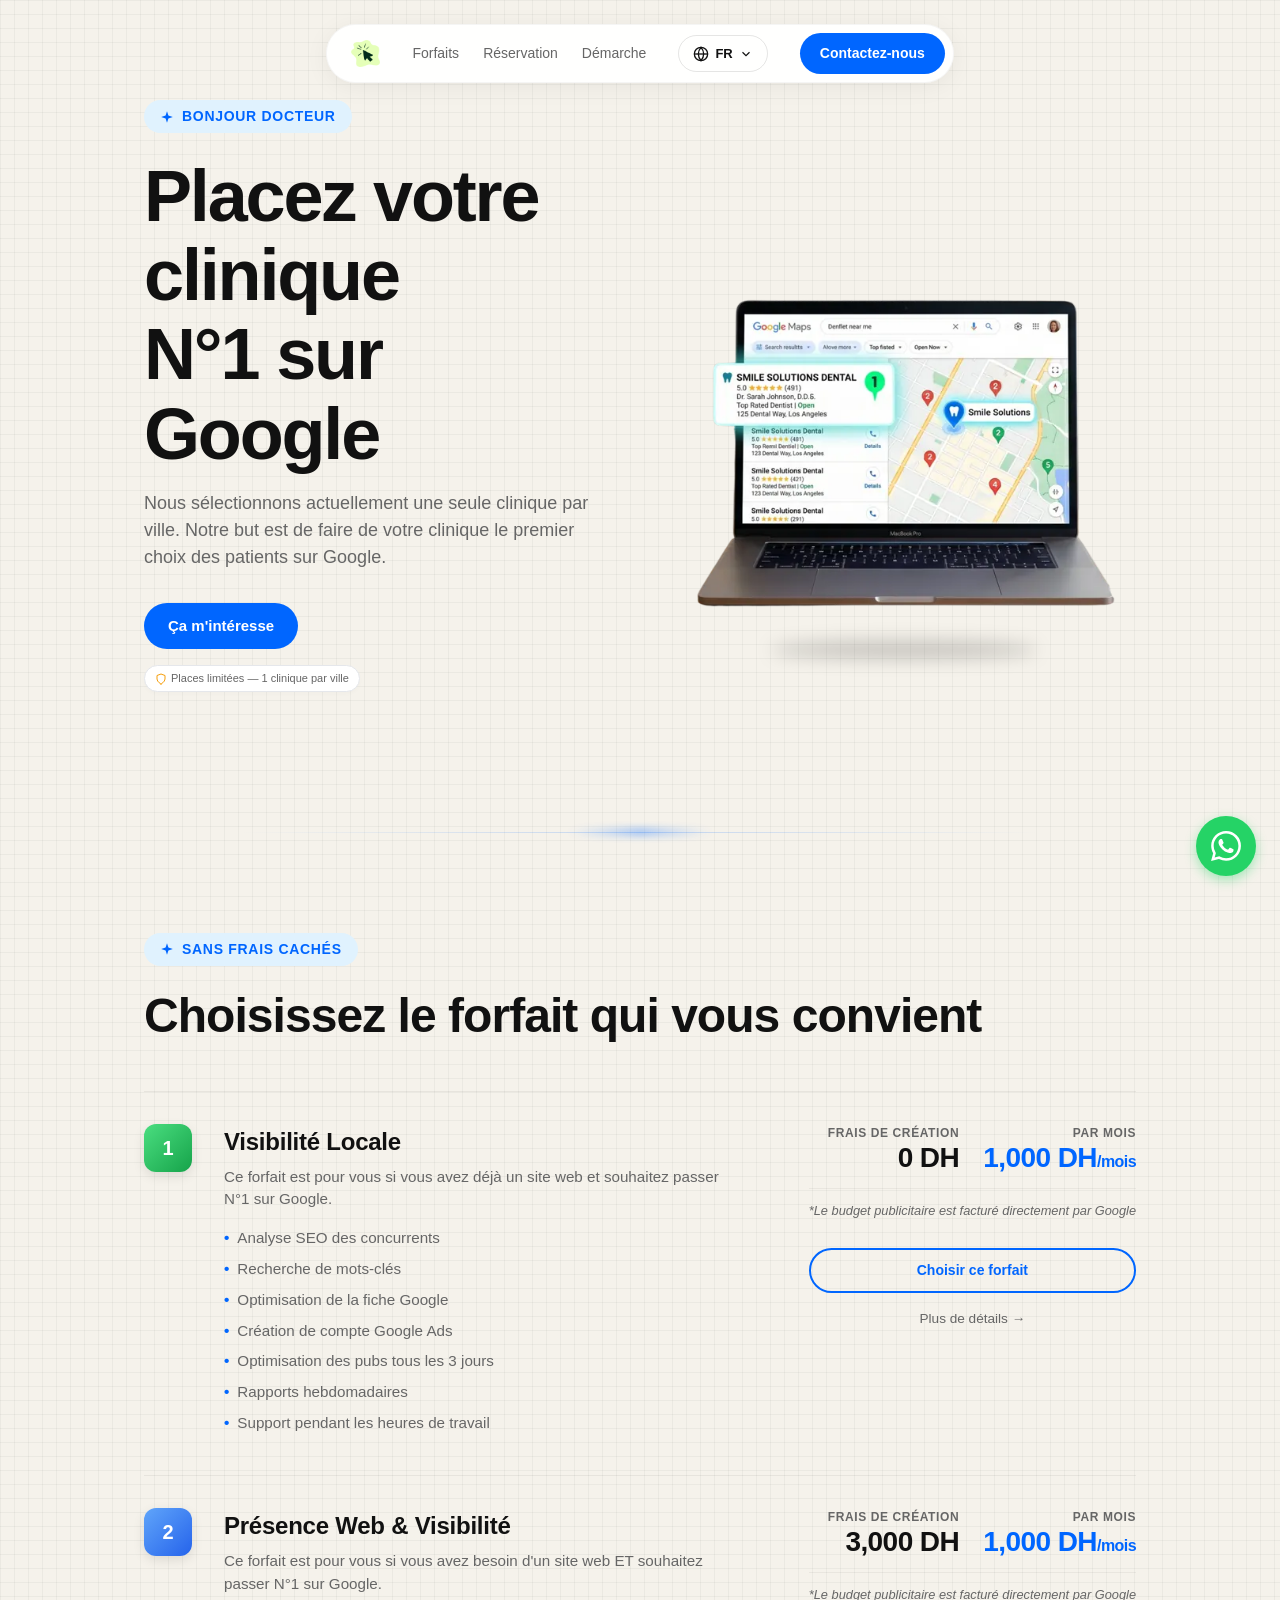
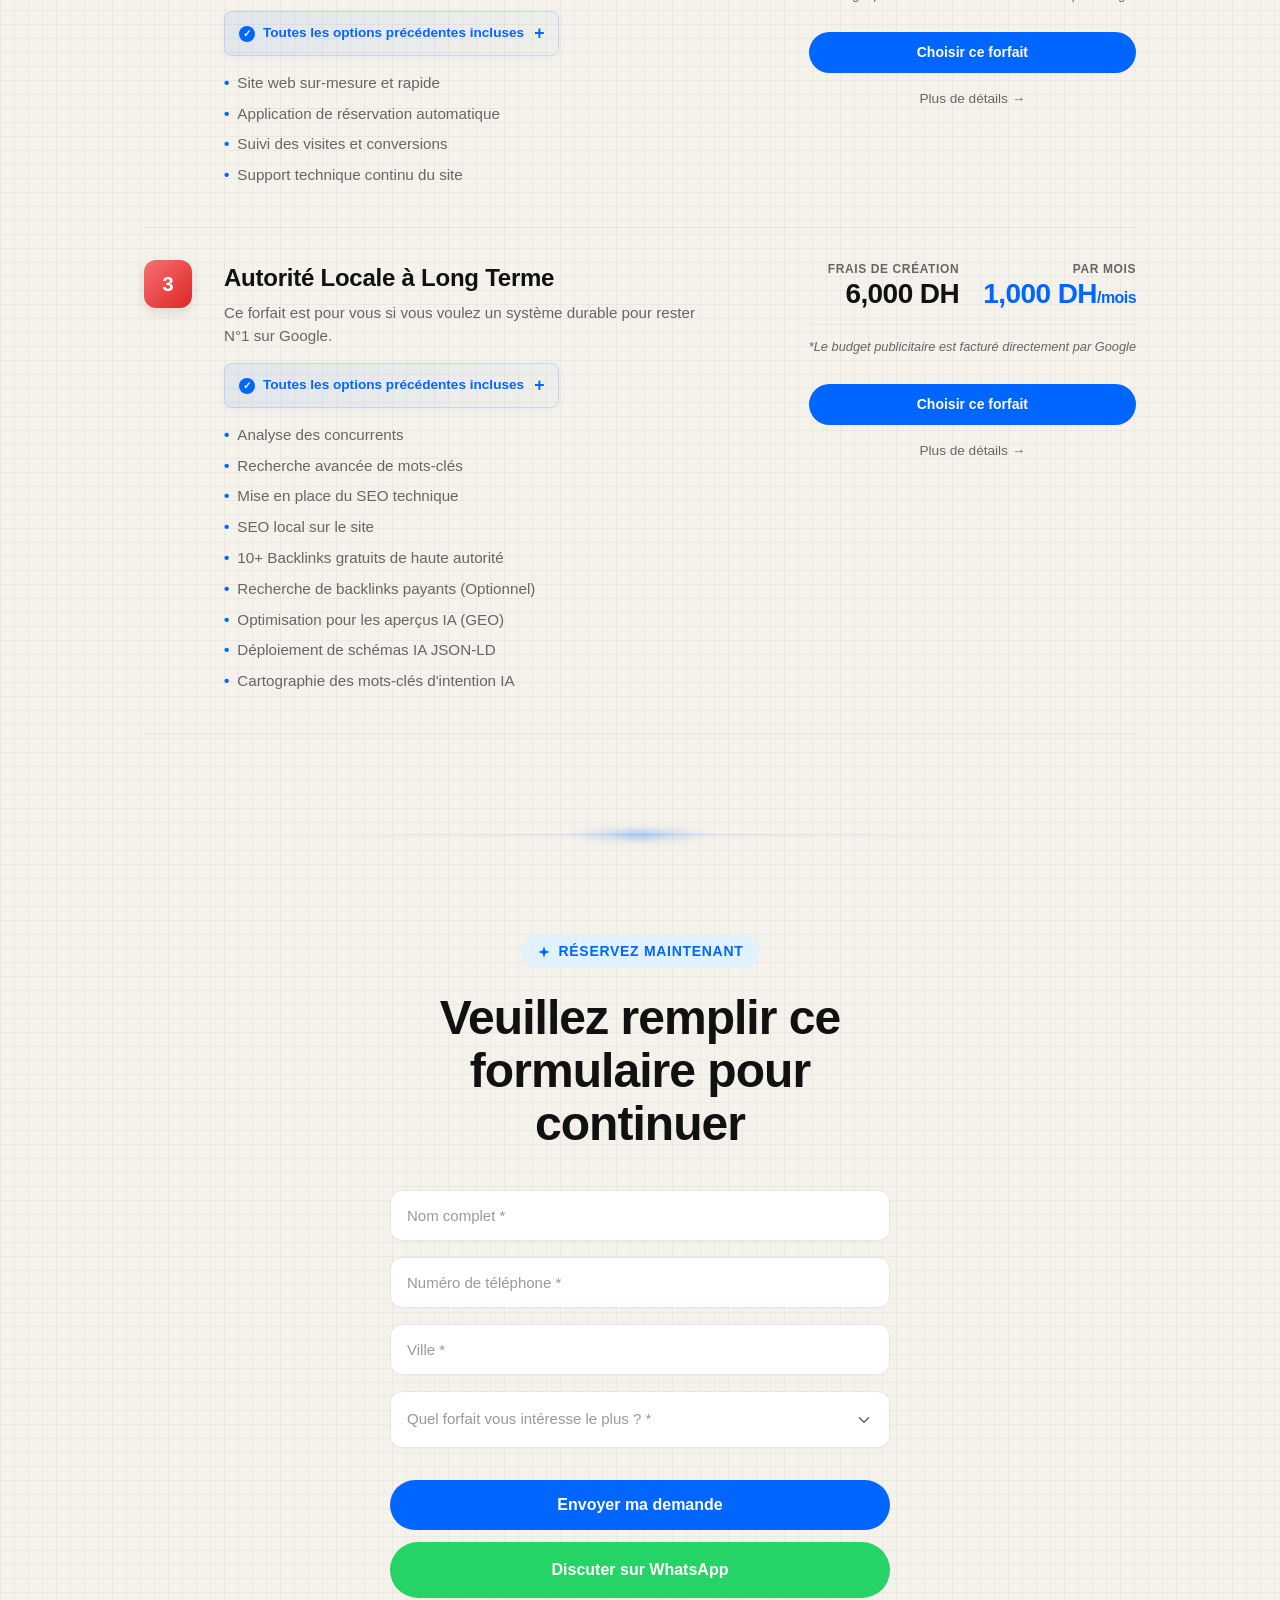
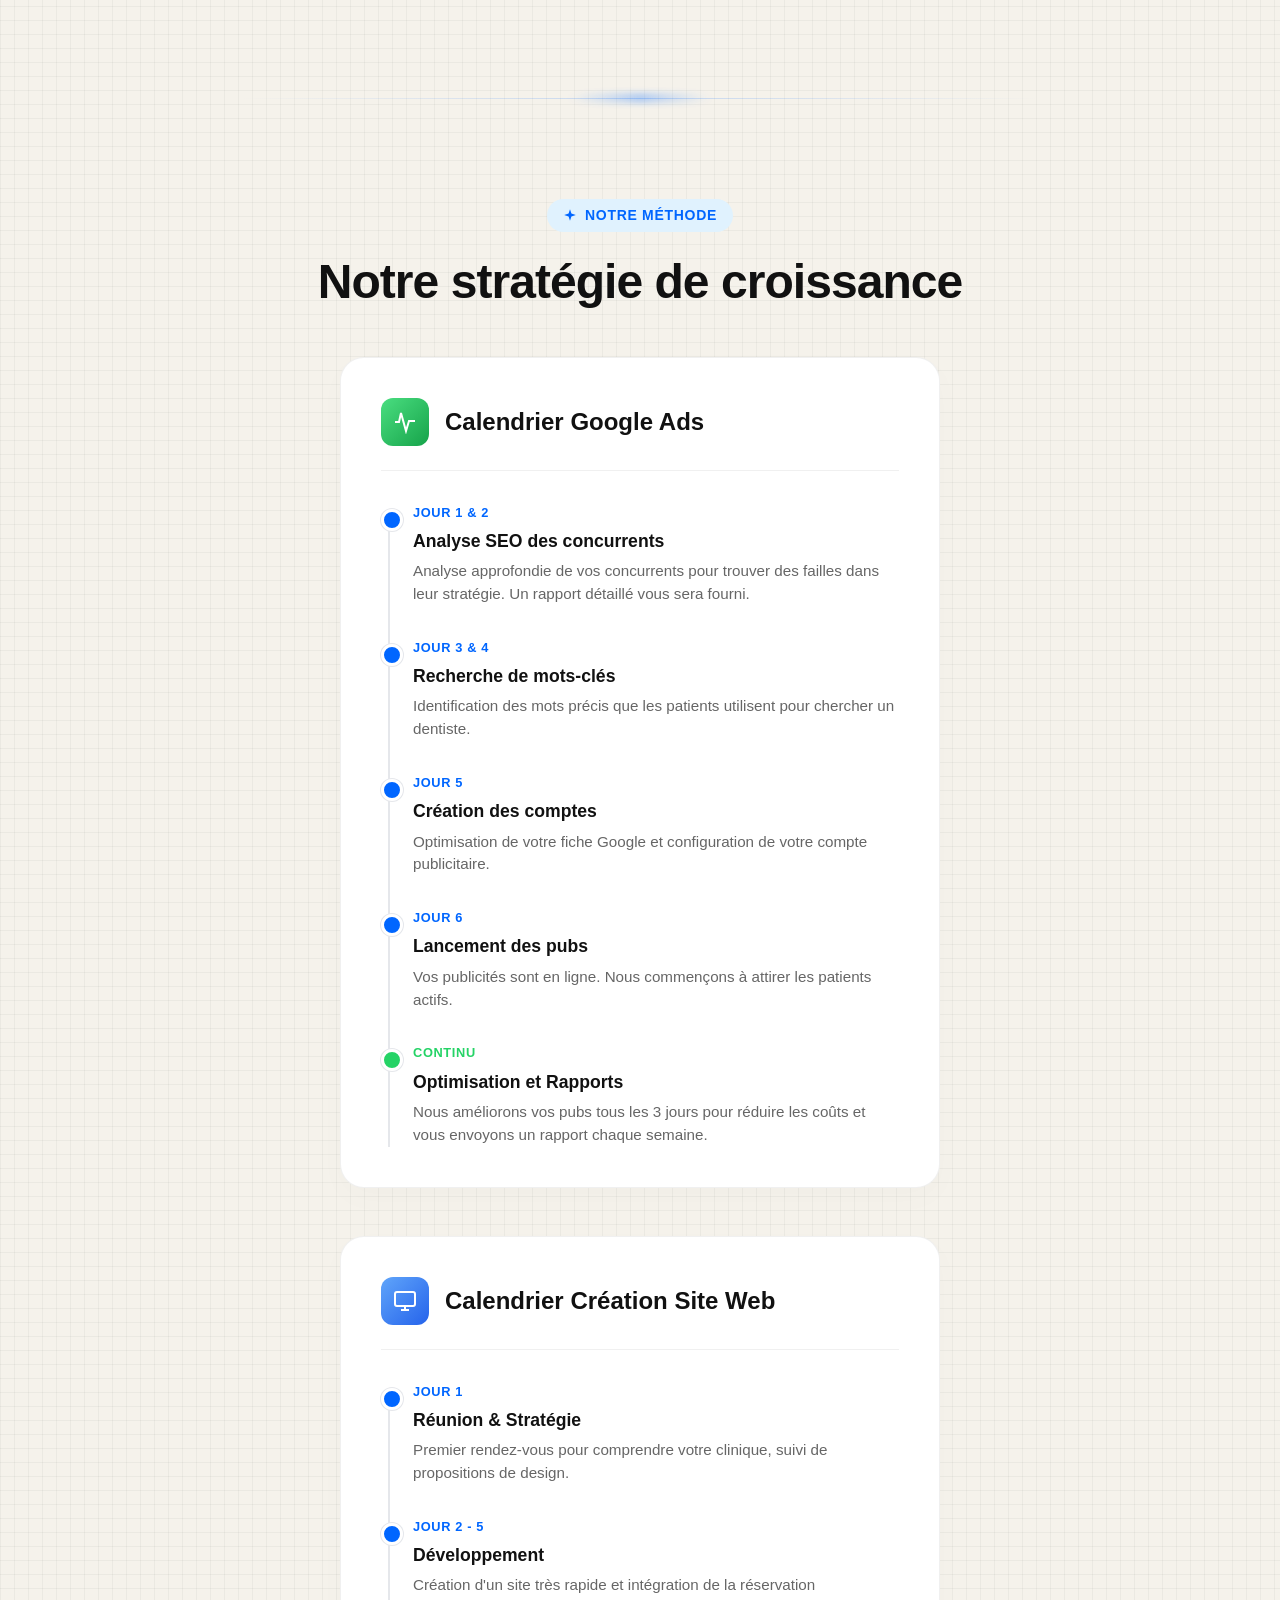
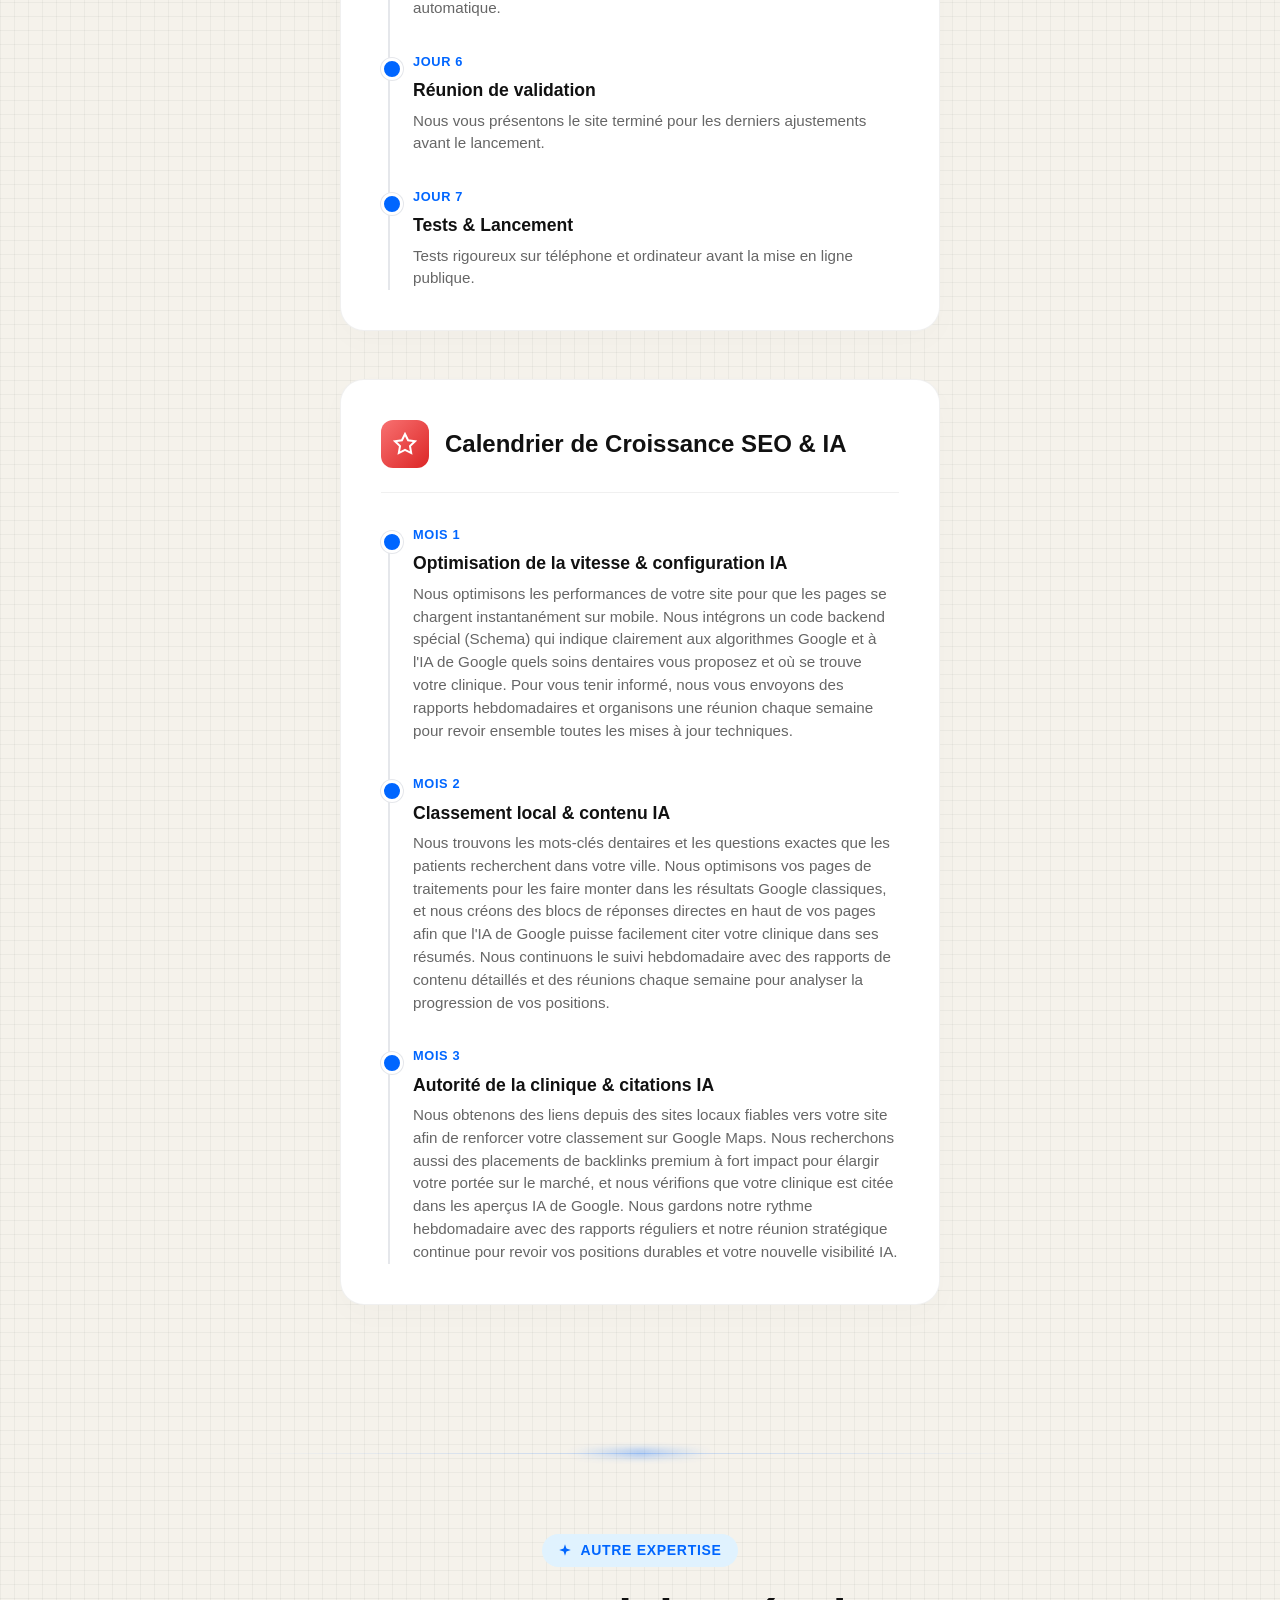
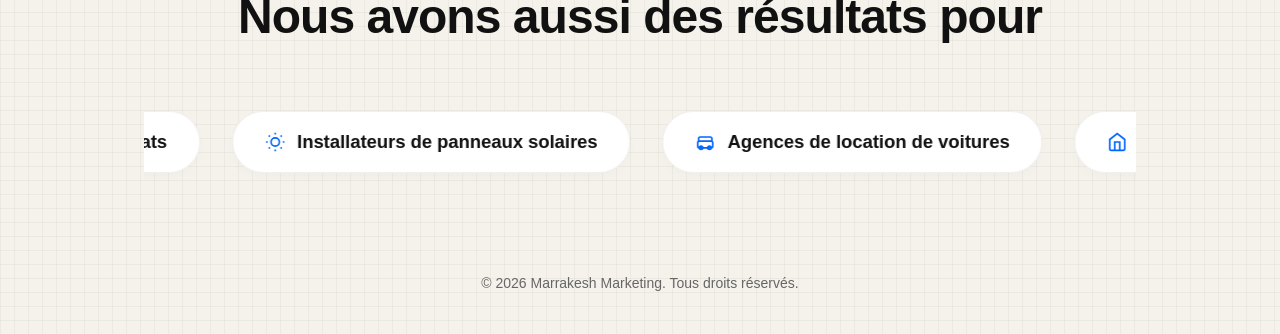
<file: index.html>
<!DOCTYPE html>
<html lang="fr">

<head>
    <meta charset="UTF-8">
    <meta name="viewport" content="width=device-width, initial-scale=1.0">
    <title>Rank #1 - Dental Marketing</title>
    <meta name="description" content="Get your dental clinic ranked #1 on Google. Exclusive opportunity for 1 clinic per city.">
    <link rel="preload" as="image" href="laptop-hero-section-960.webp" imagesrcset="laptop-hero-section-640.webp 640w, laptop-hero-section-960.webp 960w, laptop-hero-section-1280.webp 1280w" imagesizes="(max-width: 600px) 92vw, (max-width: 900px) 80vw, 560px" type="image/webp">
    <link rel="stylesheet" href="style.css">

    <!-- Meta Pixel Code -->
    <script>
    !function(f,b,e,v,n,t,s)
    {if(f.fbq)return;n=f.fbq=function(){n.callMethod?
    n.callMethod.apply(n,arguments):n.queue.push(arguments)};
    if(!f._fbq)f._fbq=n;n.push=n;n.loaded=!0;n.version='2.0';
    n.queue=[];t=b.createElement(e);t.async=!0;
    t.src=v;s=b.getElementsByTagName(e)[0];
    s.parentNode.insertBefore(t,s)}(window, document,'script',
    'https://connect.facebook.net/en_US/fbevents.js');
    fbq('init', '897580556657273');
    fbq('track', 'PageView');
    </script>
    <noscript><img height="1" width="1" style="display:none"
    src="https://www.facebook.com/tr?id=897580556657273&ev=PageView&noscript=1"
    /></noscript>
    <!-- End Meta Pixel Code -->
</head>

<body>
    
    <nav class="navbar-wrapper">
        <div class="navbar">
            <div class="logo">
                <img src="icon.png" width="168" height="161" alt="Marrakesh Marketing Logo" decoding="async">
            </div>
            <div class="nav-links">
                <a href="#packages" data-i18n="nav_packages">Forfaits</a>
                <a href="#booking" data-i18n="nav_booking">Réservation</a>
                <a href="#process" data-i18n="nav_process">Démarche</a>
            </div>
            <div class="lang-switcher custom-lang-select" id="langSwitcher">
                <div class="lang-trigger">
                    <svg viewBox="0 0 24 24" width="16" height="16" fill="none" stroke="currentColor" stroke-width="2"><circle cx="12" cy="12" r="10"></circle><line x1="2" y1="12" x2="22" y2="12"></line><path d="M12 2a15.3 15.3 0 0 1 4 10 15.3 15.3 0 0 1-4 10 15.3 15.3 0 0 1-4-10 15.3 15.3 0 0 1 4-10z"></path></svg>
                    <span class="current-lang">FR</span>
                    <svg class="arrow" viewBox="0 0 24 24" width="14" height="14" fill="none" stroke="currentColor" stroke-width="2"><path d="M6 9l6 6 6-6"></path></svg>
                </div>
                <div class="lang-options">
                    <div class="lang-option" data-lang="fr">Français</div>
                    <div class="lang-option" data-lang="en">English</div>
                    <div class="lang-option" data-lang="ar">العربية</div>
                </div>
            </div>
            <a href="#booking" class="nav-cta" data-i18n="nav_cta">Contactez-nous</a>
        </div>
    </nav>

    <main class="container">
        
        <section class="hero">
            <div class="hero-content">
                <span class="eyebrow badge-pill">
                    <svg viewBox="0 0 24 24" width="14" height="14" fill="currentColor">
                        <path d="M12 2L14.4 9.6L22 12L14.4 14.4L12 22L9.6 14.4L2 12L9.6 9.6L12 2Z" />
                    </svg>
                    <span data-i18n="eyebrow_hello">BONJOUR DOCTEUR</span>
                </span>
                <h1 data-i18n="hero_title">Placez votre clinique <br>N°1 sur Google</h1>
                <p class="hero-subtitle" data-i18n="hero_subtitle">
                    Nous sélectionnons actuellement une seule clinique par ville. Notre but est de faire de votre clinique le premier choix des patients sur Google.
                </p>
                <div class="hero-actions">
                    <a href="#booking" class="btn btn-primary" data-i18n="hero_cta">Ça m'intéresse</a>
                    <div class="scarcity-badge">
                        <svg viewBox="0 0 24 24" width="16" height="16" fill="none" stroke="#FCD34D" stroke-width="2" stroke-linecap="round" stroke-linejoin="round">
                            <path d="M12 22s8-4 8-10V5l-8-3-8 3v7c0 6 8 10 8 10z"></path>
                        </svg>
                        <span data-i18n="hero_scarcity">Places limitées — 1 clinique par ville</span>
                    </div>
                </div>
            </div>
            <div class="hero-image">
                <picture>
                    <source type="image/webp" srcset="laptop-hero-section-640.webp 640w, laptop-hero-section-960.webp 960w, laptop-hero-section-1280.webp 1280w" sizes="(max-width: 600px) 92vw, (max-width: 900px) 80vw, 560px">
                    <img src="laptop-hero-section.png" width="2095" height="1535" alt="Google Ranking Illustration" fetchpriority="high" decoding="async">
                </picture>
            </div>
        </section>

        <div class="section-divider"></div>

        <section id="packages" class="services-section">
            <span class="eyebrow badge-pill">
                <svg viewBox="0 0 24 24" width="14" height="14" fill="currentColor">
                    <path d="M12 2L14.4 9.6L22 12L14.4 14.4L12 22L9.6 14.4L2 12L9.6 9.6L12 2Z" />
                </svg>
                <span data-i18n="eyebrow_fees">SANS FRAIS CACHÉS</span>
            </span>
            <h2 class="section-title" data-i18n="packages_title">Choisissez le forfait qui vous convient</h2>

            <div class="pricing-table">
                <div class="pricing-row">
                    <div class="pricing-number pack-1">1</div>
                    <div class="pricing-details">
                        <h3 data-i18n="pack1_title">Visibilité Locale</h3>
                        <p class="best-for" data-i18n="pack1_bestfor">Ce forfait est pour vous si vous avez déjà un site web et souhaitez passer N°1 sur Google.</p>
                        <ul class="feature-list">
                            <li data-i18n="pack1_f1">Analyse SEO des concurrents</li>
                            <li data-i18n="pack1_f2">Recherche de mots-clés</li>
                            <li data-i18n="pack1_f3">Optimisation de la fiche Google</li>
                            <li data-i18n="pack1_f4">Création de compte Google Ads</li>
                            <li data-i18n="pack1_f5">Optimisation des pubs tous les 3 jours</li>
                            <li data-i18n="pack1_f6">Rapports hebdomadaires</li>
                            <li data-i18n="pack1_f7">Support pendant les heures de travail</li>
                        </ul>
                    </div>
                    <div class="pricing-cost">
                        <div class="fees-wrapper">
                            <div class="fee-item setup">
                                <span class="fee-label" data-i18n="fee_setup">Frais de création</span>
                                <div class="setup-price"><bdi>0 DH</bdi></div>
                            </div>
                            <div class="fee-item">
                                <span class="fee-label" data-i18n="fee_monthly">Par mois</span>
                                <div class="price"><bdi>1,000 DH</bdi><span data-i18n="fee_mo">/mois</span></div>
                            </div>
                        </div>
                        <div class="ad-budget-note" data-i18n="fee_note">*Le budget publicitaire est facturé directement par Google</div>
                        <div class="cta-group">
                            <a href="#booking" class="btn btn-outline btn-sm cta-btn" onclick="selectPackage('Pack 1')" data-i18n="btn_choose">Choisir ce forfait</a>
                            <a href="#process-ads" class="details-link"><span data-i18n="btn_details">Plus de détails</span> <span class="arrow-icon"></span></a>
                        </div>
                    </div>
                </div>

                <div class="pricing-row">
                    <div class="pricing-number pack-2">2</div>
                    <div class="pricing-details">
                        <h3 data-i18n="pack2_title">Présence Web & Visibilité</h3>
                        <p class="best-for" data-i18n="pack2_bestfor">Ce forfait est pour vous si vous avez besoin d'un site web ET souhaitez passer N°1 sur Google.</p>
                        <div class="includes-badge">
                            <span class="check-icon">✓</span> <span data-i18n="pack_includes">Toutes les options précédentes incluses</span> <span class="plus-icon">+</span>
                        </div>
                        <ul class="feature-list">
                            <li data-i18n="pack2_f1">Site web sur-mesure et rapide</li>
                            <li data-i18n="pack2_f2">Application de réservation automatique</li>
                            <li data-i18n="pack2_f3">Suivi des visites et conversions</li>
                            <li data-i18n="pack2_f4">Support technique continu du site</li>
                        </ul>
                    </div>
                    <div class="pricing-cost">
                        <div class="fees-wrapper">
                            <div class="fee-item setup">
                                <span class="fee-label" data-i18n="fee_setup">Frais de création</span>
                                <div class="setup-price"><bdi>3,000 DH</bdi></div>
                            </div>
                            <div class="fee-item">
                                <span class="fee-label" data-i18n="fee_monthly">Par mois</span>
                                <div class="price"><bdi>1,000 DH</bdi><span data-i18n="fee_mo">/mois</span></div>
                            </div>
                        </div>
                        <div class="ad-budget-note" data-i18n="fee_note">*Le budget publicitaire est facturé directement par Google</div>
                        <div class="cta-group">
                            <a href="#booking" class="btn btn-primary btn-sm cta-btn" onclick="selectPackage('Pack 2')" data-i18n="btn_choose">Choisir ce forfait</a>
                            <a href="#process-web" class="details-link"><span data-i18n="btn_details">Plus de détails</span> <span class="arrow-icon"></span></a>
                        </div>
                    </div>
                </div>

                <div class="pricing-row">
                    <div class="pricing-number pack-3">3</div>
                    <div class="pricing-details">
                        <h3 data-i18n="pack3_title">Autorité Locale à Long Terme</h3>
                        <p class="best-for" data-i18n="pack3_bestfor">Ce forfait est pour vous si vous voulez un système durable pour rester N°1 sur Google.</p>
                        <div class="includes-badge">
                            <span class="check-icon">✓</span> <span data-i18n="pack_includes">Toutes les options précédentes incluses</span> <span class="plus-icon">+</span>
                        </div>
                        <ul class="feature-list">
                            <li data-i18n="pack3_f1">Analyse des concurrents</li>
                            <li data-i18n="pack3_f2">Recherche avancée de mots-clés</li>
                            <li data-i18n="pack3_f3">Mise en place du SEO technique</li>
                            <li data-i18n="pack3_f4">SEO local sur le site</li>
                            <li data-i18n="pack3_f5">10+ Backlinks gratuits de haute autorité</li>
                            <li data-i18n="pack3_f6">Recherche de backlinks payants (Optionnel)</li>
                            <li data-i18n="pack3_f7">Optimisation pour les aperçus IA (GEO)</li>
                            <li data-i18n="pack3_f8">Déploiement de schémas IA JSON-LD</li>
                            <li data-i18n="pack3_f9">Cartographie des mots-clés d'intention IA</li>
                        </ul>
                    </div>
                    <div class="pricing-cost">
                        <div class="fees-wrapper">
                            <div class="fee-item setup">
                                <span class="fee-label" data-i18n="fee_setup">Frais de création</span>
                                <div class="setup-price"><bdi>6,000 DH</bdi></div>
                            </div>
                            <div class="fee-item">
                                <span class="fee-label" data-i18n="fee_monthly">Par mois</span>
                                <div class="price"><bdi>1,000 DH</bdi><span data-i18n="fee_mo">/mois</span></div>
                            </div>
                        </div>
                        <div class="ad-budget-note" data-i18n="fee_note">*Le budget publicitaire est facturé directement par Google</div>
                        <div class="cta-group">
                            <a href="#booking" class="btn btn-primary btn-sm cta-btn" onclick="selectPackage('Pack 3')" data-i18n="btn_choose">Choisir ce forfait</a>
                            <a href="#process-seo" class="details-link"><span data-i18n="btn_details">Plus de détails</span> <span class="arrow-icon"></span></a>
                        </div>
                    </div>
                </div>
            </div>
        </section>

        <div class="section-divider"></div>

        <section id="booking" class="booking-section">
            <div class="booking-box">
                <span class="eyebrow badge-pill">
                    <svg viewBox="0 0 24 24" width="14" height="14" fill="currentColor">
                        <path d="M12 2L14.4 9.6L22 12L14.4 14.4L12 22L9.6 14.4L2 12L9.6 9.6L12 2Z" />
                    </svg>
                    <span data-i18n="eyebrow_book">RÉSERVEZ MAINTENANT</span>
                </span>
                <h2 class="section-title" data-i18n="book_title">Veuillez remplir ce formulaire pour continuer</h2>

                <form id="leadForm" class="vogel-form">
                    <div class="form-row">
                        <input type="text" id="fullName" name="fullName" placeholder="Nom complet *" data-i18n="form_name" required>
                    </div>
                    <div class="form-row">
                        <input type="tel" id="phone" name="phone" placeholder="Numéro de téléphone *" data-i18n="form_phone" required>
                    </div>
                    <div class="form-row">
                        <input type="text" id="city" name="city" placeholder="Ville *" data-i18n="form_city" required>
                    </div>
                    <div class="form-row custom-select-container">
                        <div class="custom-select" id="customPackageSelect">
                            <div class="select-trigger">
                                <span class="select-text" data-i18n="form_select">Quel forfait vous intéresse le plus ? *</span>
                                <svg class="arrow" viewBox="0 0 24 24" width="18" height="18" fill="none" stroke="#666" stroke-width="2" stroke-linecap="round" stroke-linejoin="round">
                                    <path d="M6 9l6 6 6-6" />
                                </svg>
                            </div>
                            <div class="custom-options">
                                <div class="custom-option" data-value="Pack 1" data-i18n="form_opt1">Forfait 1 : Visibilité Locale</div>
                                <div class="custom-option" data-value="Pack 2" data-i18n="form_opt2">Forfait 2 : Présence Web & Visibilité</div>
                                <div class="custom-option" data-value="Pack 3" data-i18n="form_opt3">Forfait 3 : Autorité à Long Terme</div>
                            </div>
                        </div>
                        <input type="hidden" id="package" name="package" required>
                    </div>

                    <div class="form-actions">
                        <button type="submit" class="btn btn-primary" data-i18n="form_submit">Envoyer ma demande</button>
                        <a href="https://wa.me/212753787624" target="_blank" class="btn btn-whatsapp">
                            <span data-i18n="form_wa">Discuter sur WhatsApp</span>
                        </a>
                    </div>
                </form>
            </div>
        </section>

        <div class="section-divider"></div>

        <section id="process" class="process-section">
            <span class="eyebrow badge-pill">
                <svg viewBox="0 0 24 24" width="14" height="14" fill="currentColor">
                    <path d="M12 2L14.4 9.6L22 12L14.4 14.4L12 22L9.6 14.4L2 12L9.6 9.6L12 2Z" />
                </svg>
                <span data-i18n="eyebrow_work">NOTRE MÉTHODE</span>
            </span>
            <h2 class="section-title" data-i18n="work_title">Notre stratégie de croissance</h2>
            
            <div class="timeline-wrapper" id="process-ads">
                <div class="timeline-header">
                    <div class="icon-wrapper grad-1">
                        <svg viewBox="0 0 24 24" width="24" height="24" fill="none" stroke="currentColor" stroke-width="2">
                            <path d="M2 12h4l2-9 5 18 3-10h6" />
                        </svg>
                    </div>
                    <h3 data-i18n="ads_title">Calendrier Google Ads</h3>
                </div>
                <div class="timeline">
                    <div class="timeline-step">
                        <div class="step-day" data-i18n="ads_day1">Jour 1 & 2</div>
                        <div class="step-content">
                            <h4 data-i18n="ads_t1">Analyse SEO des concurrents</h4>
                            <p data-i18n="ads_d1">Analyse approfondie de vos concurrents pour trouver des failles dans leur stratégie. Un rapport détaillé vous sera fourni.</p>
                        </div>
                    </div>
                    <div class="timeline-step">
                        <div class="step-day" data-i18n="ads_day3">Jour 3 & 4</div>
                        <div class="step-content">
                            <h4 data-i18n="ads_t2">Recherche de mots-clés</h4>
                            <p data-i18n="ads_d2">Identification des mots précis que les patients utilisent pour chercher un dentiste.</p>
                        </div>
                    </div>
                    <div class="timeline-step">
                        <div class="step-day" data-i18n="ads_day5">Jour 5</div>
                        <div class="step-content">
                            <h4 data-i18n="ads_t3">Création des comptes</h4>
                            <p data-i18n="ads_d3">Optimisation de votre fiche Google et configuration de votre compte publicitaire.</p>
                        </div>
                    </div>
                    <div class="timeline-step">
                        <div class="step-day" data-i18n="ads_day6">Jour 6</div>
                        <div class="step-content">
                            <h4 data-i18n="ads_t4">Lancement des pubs</h4>
                            <p data-i18n="ads_d4">Vos publicités sont en ligne. Nous commençons à attirer les patients actifs.</p>
                        </div>
                    </div>
                    <div class="timeline-step ongoing">
                        <div class="step-day" data-i18n="ads_ongoing">Continu</div>
                        <div class="step-content">
                            <h4 data-i18n="ads_t5">Optimisation et Rapports</h4>
                            <p data-i18n="ads_d5">Nous améliorons vos pubs tous les 3 jours pour réduire les coûts et vous envoyons un rapport chaque semaine.</p>
                        </div>
                    </div>
                </div>
            </div>

            <div class="timeline-wrapper" id="process-web">
                <div class="timeline-header">
                    <div class="icon-wrapper grad-2">
                        <svg viewBox="0 0 24 24" width="24" height="24" fill="none" stroke="currentColor" stroke-width="2">
                            <rect x="2" y="3" width="20" height="14" rx="2" ry="2"></rect>
                            <line x1="8" y1="21" x2="16" y2="21"></line>
                            <line x1="12" y1="17" x2="12" y2="21"></line>
                        </svg>
                    </div>
                    <h3 data-i18n="web_title">Calendrier Création Site Web</h3>
                </div>
                <div class="timeline">
                    <div class="timeline-step">
                        <div class="step-day" data-i18n="web_day1">Jour 1</div>
                        <div class="step-content">
                            <h4 data-i18n="web_t1">Réunion & Stratégie</h4>
                            <p data-i18n="web_d1">Premier rendez-vous pour comprendre votre clinique, suivi de propositions de design.</p>
                        </div>
                    </div>
                    <div class="timeline-step">
                        <div class="step-day" data-i18n="web_day2">Jour 2 - 5</div>
                        <div class="step-content">
                            <h4 data-i18n="web_t2">Développement</h4>
                            <p data-i18n="web_d2">Création d'un site très rapide et intégration de la réservation automatique.</p>
                        </div>
                    </div>
                    <div class="timeline-step">
                        <div class="step-day" data-i18n="web_day6">Jour 6</div>
                        <div class="step-content">
                            <h4 data-i18n="web_t3">Réunion de validation</h4>
                            <p data-i18n="web_d3">Nous vous présentons le site terminé pour les derniers ajustements avant le lancement.</p>
                        </div>
                    </div>
                    <div class="timeline-step">
                        <div class="step-day" data-i18n="web_day7">Jour 7</div>
                        <div class="step-content">
                            <h4 data-i18n="web_t4">Tests & Lancement</h4>
                            <p data-i18n="web_d4">Tests rigoureux sur téléphone et ordinateur avant la mise en ligne publique.</p>
                        </div>
                    </div>
                </div>
            </div>

            <div class="timeline-wrapper" id="process-seo">
                <div class="timeline-header">
                    <div class="icon-wrapper grad-3">
                        <svg viewBox="0 0 24 24" width="24" height="24" fill="none" stroke="currentColor" stroke-width="2">
                            <path d="M12 2l3.09 6.26L22 9.27l-5 4.87 1.18 6.88L12 17.77l-6.18 3.25L7 14.14 2 9.27l6.91-1.01L12 2z"></path>
                        </svg>
                    </div>
                    <h3 data-i18n="seo_title">Calendrier de Croissance SEO & IA</h3>
                </div>
                <div class="timeline">
                    <div class="timeline-step">
                        <div class="step-day" data-i18n="seo_m1">Mois 1</div>
                        <div class="step-content">
                            <h4 data-i18n="seo_t1">Optimisation de la vitesse & configuration IA</h4>
                            <p data-i18n="seo_d1">Nous optimisons les performances de votre site pour que les pages se chargent instantanément sur mobile. Nous intégrons un code backend spécial (Schema) qui indique clairement aux algorithmes Google et à l'IA de Google quels soins dentaires vous proposez et où se trouve votre clinique. Pour vous tenir informé, nous vous envoyons des rapports hebdomadaires et organisons une réunion chaque semaine pour revoir ensemble toutes les mises à jour techniques.</p>
                        </div>
                    </div>
                    <div class="timeline-step">
                        <div class="step-day" data-i18n="seo_m2">Mois 2</div>
                        <div class="step-content">
                            <h4 data-i18n="seo_t2">Classement local & contenu IA</h4>
                            <p data-i18n="seo_d2">Nous trouvons les mots-clés dentaires et les questions exactes que les patients recherchent dans votre ville. Nous optimisons vos pages de traitements pour les faire monter dans les résultats Google classiques, et nous créons des blocs de réponses directes en haut de vos pages afin que l'IA de Google puisse facilement citer votre clinique dans ses résumés. Nous continuons le suivi hebdomadaire avec des rapports de contenu détaillés et des réunions chaque semaine pour analyser la progression de vos positions.</p>
                        </div>
                    </div>
                    <div class="timeline-step">
                        <div class="step-day" data-i18n="seo_m3">Mois 3</div>
                        <div class="step-content">
                            <h4 data-i18n="seo_t3">Autorité de la clinique & citations IA</h4>
                            <p data-i18n="seo_d3">Nous obtenons des liens depuis des sites locaux fiables vers votre site afin de renforcer votre classement sur Google Maps. Nous recherchons aussi des placements de backlinks premium à fort impact pour élargir votre portée sur le marché, et nous vérifions que votre clinique est citée dans les aperçus IA de Google. Nous gardons notre rythme hebdomadaire avec des rapports réguliers et notre réunion stratégique continue pour revoir vos positions durables et votre nouvelle visibilité IA.</p>
                        </div>
                    </div>
                </div>
            </div>
        </section>

        <div class="section-divider"></div>

        <section class="expertise-section">
            <span class="eyebrow badge-pill">
                <svg viewBox="0 0 24 24" width="14" height="14" fill="currentColor">
                    <path d="M12 2L14.4 9.6L22 12L14.4 14.4L12 22L9.6 14.4L2 12L9.6 9.6L12 2Z" />
                </svg>
                <span data-i18n="eyebrow_other">AUTRE EXPERTISE</span>
            </span>
            <h2 class="section-title" data-i18n="other_title">Nous avons aussi des résultats pour</h2>
            <div class="marquee-wrapper">
                <div class="marquee">
                    <div class="marquee-item">
                        <svg width="20" height="20" viewBox="0 0 24 24" fill="none" stroke="currentColor" stroke-width="2"><path d="M3 21h18M3 10h18M5 6l7-3 7 3M4 10v11M20 10v11M8 14v3M12 14v3M16 14v3"/></svg>
                        <span data-i18n="mq_law">Cabinets d'avocats</span>
                    </div>
                    <div class="marquee-item">
                        <svg width="20" height="20" viewBox="0 0 24 24" fill="none" stroke="currentColor" stroke-width="2"><circle cx="12" cy="12" r="5"/><path d="M12 1v2M12 21v2M4.22 4.22l1.42 1.42M18.36 18.36l1.42 1.42M1 12h2M21 12h2M4.22 19.78l1.42-1.42M18.36 5.64l1.42-1.42"/></svg>
                        <span data-i18n="mq_solar">Installateurs de panneaux solaires</span>
                    </div>
                    <div class="marquee-item">
                        <svg width="20" height="20" viewBox="0 0 24 24" fill="none" stroke="currentColor" stroke-width="2"><rect x="3" y="11" width="18" height="8" rx="2"/><path d="M4 11V8a2 2 0 0 1 2-2h12a2 2 0 0 1 2 2v3"/><circle cx="7" cy="19" r="2"/><circle cx="17" cy="19" r="2"/></svg>
                        <span data-i18n="mq_car">Agences de location de voitures</span>
                    </div>
                    <div class="marquee-item">
                        <svg width="20" height="20" viewBox="0 0 24 24" fill="none" stroke="currentColor" stroke-width="2"><path d="M3 9l9-7 9 7v11a2 2 0 0 1-2 2H5a2 2 0 0 1-2-2z"/><polyline points="9 22 9 12 15 12 15 22"/></svg>
                        <span data-i18n="mq_realestate">Agences immobilières</span>
                    </div>
                    <div class="marquee-item">
                        <svg width="20" height="20" viewBox="0 0 24 24" fill="none" stroke="currentColor" stroke-width="2"><path d="M2 4v16M2 8h18a2 2 0 0 1 2 2v10M2 17h20M6 8v9"/></svg>
                        <span data-i18n="mq_hotel">Hôtels & Riads</span>
                    </div>
                    <div class="marquee-item">
                        <svg width="20" height="20" viewBox="0 0 24 24" fill="none" stroke="currentColor" stroke-width="2"><rect x="4" y="2" width="16" height="20" rx="2"/><line x1="8" y1="6" x2="16" y2="6"/><line x1="16" y1="14" x2="16" y2="14.01"/><line x1="12" y1="14" x2="12" y2="14.01"/><line x1="8" y1="14" x2="8" y2="14.01"/><line x1="16" y1="10" x2="16" y2="10.01"/><line x1="12" y1="10" x2="12" y2="10.01"/><line x1="8" y1="10" x2="8" y2="10.01"/></svg>
                        <span data-i18n="mq_accountant">Experts-comptables</span>
                    </div>
                    <div class="marquee-item">
                        <svg width="20" height="20" viewBox="0 0 24 24" fill="none" stroke="currentColor" stroke-width="2"><path d="M3 21h18M3 10h18M5 6l7-3 7 3M4 10v11M20 10v11M8 14v3M12 14v3M16 14v3"/></svg>
                        <span data-i18n="mq_law">Cabinets d'avocats</span>
                    </div>
                    <div class="marquee-item">
                        <svg width="20" height="20" viewBox="0 0 24 24" fill="none" stroke="currentColor" stroke-width="2"><circle cx="12" cy="12" r="5"/><path d="M12 1v2M12 21v2M4.22 4.22l1.42 1.42M1 12h2M21 12h2M4.22 19.78l1.42-1.42M18.36 5.64l1.42-1.42"/></svg>
                        <span data-i18n="mq_solar">Installateurs de panneaux solaires</span>
                    </div>
                    <div class="marquee-item">
                        <svg width="20" height="20" viewBox="0 0 24 24" fill="none" stroke="currentColor" stroke-width="2"><rect x="3" y="11" width="18" height="8" rx="2"/><path d="M4 11V8a2 2 0 0 1 2-2h12a2 2 0 0 1 2 2v3"/><circle cx="7" cy="19" r="2"/><circle cx="17" cy="19" r="2"/></svg>
                        <span data-i18n="mq_car">Agences de location de voitures</span>
                    </div>
                    <div class="marquee-item">
                        <svg width="20" height="20" viewBox="0 0 24 24" fill="none" stroke="currentColor" stroke-width="2"><path d="M3 9l9-7 9 7v11a2 2 0 0 1-2 2H5a2 2 0 0 1-2-2z"/><polyline points="9 22 9 12 15 12 15 22"/></svg>
                        <span data-i18n="mq_realestate">Agences immobilières</span>
                    </div>
                    <div class="marquee-item">
                        <svg width="20" height="20" viewBox="0 0 24 24" fill="none" stroke="currentColor" stroke-width="2"><path d="M2 4v16M2 8h18a2 2 0 0 1 2 2v10M2 17h20M6 8v9"/></svg>
                        <span data-i18n="mq_hotel">Hôtels & Riads</span>
                    </div>
                    <div class="marquee-item">
                        <svg width="20" height="20" viewBox="0 0 24 24" fill="none" stroke="currentColor" stroke-width="2"><rect x="4" y="2" width="16" height="20" rx="2"/><line x1="8" y1="6" x2="16" y2="6"/><line x1="16" y1="14" x2="16" y2="14.01"/><line x1="12" y1="14" x2="12" y2="14.01"/><line x1="8" y1="14" x2="8" y2="14.01"/><line x1="16" y1="10" x2="16" y2="10.01"/><line x1="12" y1="10" x2="12" y2="10.01"/><line x1="8" y1="10" x2="8" y2="10.01"/></svg>
                        <span data-i18n="mq_accountant">Experts-comptables</span>
                    </div>
                </div>
            </div>
        </section>
    </main>

    <footer class="site-footer">
        <p data-i18n="footer_text">&copy; 2026 Marrakesh Marketing. Tous droits réservés.</p>
    </footer>

    <a href="https://wa.me/212753787624" class="floating-wa" target="_blank" aria-label="Chat with us on WhatsApp">
        <svg viewBox="0 0 24 24" width="30" height="30" fill="white">
            <path d="M17.472 14.382c-.297-.149-1.758-.867-2.03-.967-.273-.099-.471-.148-.67.15-.197.297-.767.966-.94 1.164-.173.199-.347.223-.644.075-.297-.15-1.255-.463-2.39-1.475-.888-.788-1.489-1.761-1.663-2.059-.173-.297-.018-.458.13-.606.134-.133.298-.347.446-.52.149-.174.198-.298.298-.497.099-.198.05-.371-.025-.52-.075-.149-.669-1.612-.916-2.207-.242-.579-.487-.5-.669-.51-.173-.008-.371-.01-.57-.01-.198 0-.52.074-.792.372-.272.297-1.04 1.016-1.04 2.479 0 1.462 1.065 2.875 1.213 3.074.149.198 2.096 3.2 5.077 4.487.709.306 1.262.489 1.694.625.712.227 1.36.195 1.871.118.571-.085 1.758-.719 2.006-1.413.248-.694.248-1.289.173-1.413-.074-.124-.272-.198-.57-.347m-5.421 7.403h-.004a9.87 9.87 0 01-5.031-1.378l-.361-.214-3.741.982.998-3.648-.235-.374a9.86 9.86 0 01-1.51-5.26c.001-5.45 4.436-9.884 9.888-9.884 2.64 0 5.122 1.03 6.988 2.898a9.825 9.825 0 012.893 6.994c-.003 5.45-4.437 9.884-9.885 9.884m8.413-18.297A11.815 11.815 0 0012.05 0C5.495 0 .16 5.335.157 11.892c0 2.096.547 4.142 1.588 5.945L.057 24l6.305-1.654a11.882 11.882 0 005.683 1.448h.005c6.554 0 11.89-5.335 11.893-11.893a11.821 11.821 0 00-3.48-8.413z"/>
        </svg>
    </a>

    <script src="translations.js"></script>
    <script src="script.js"></script>
</body>

</html>
</file>
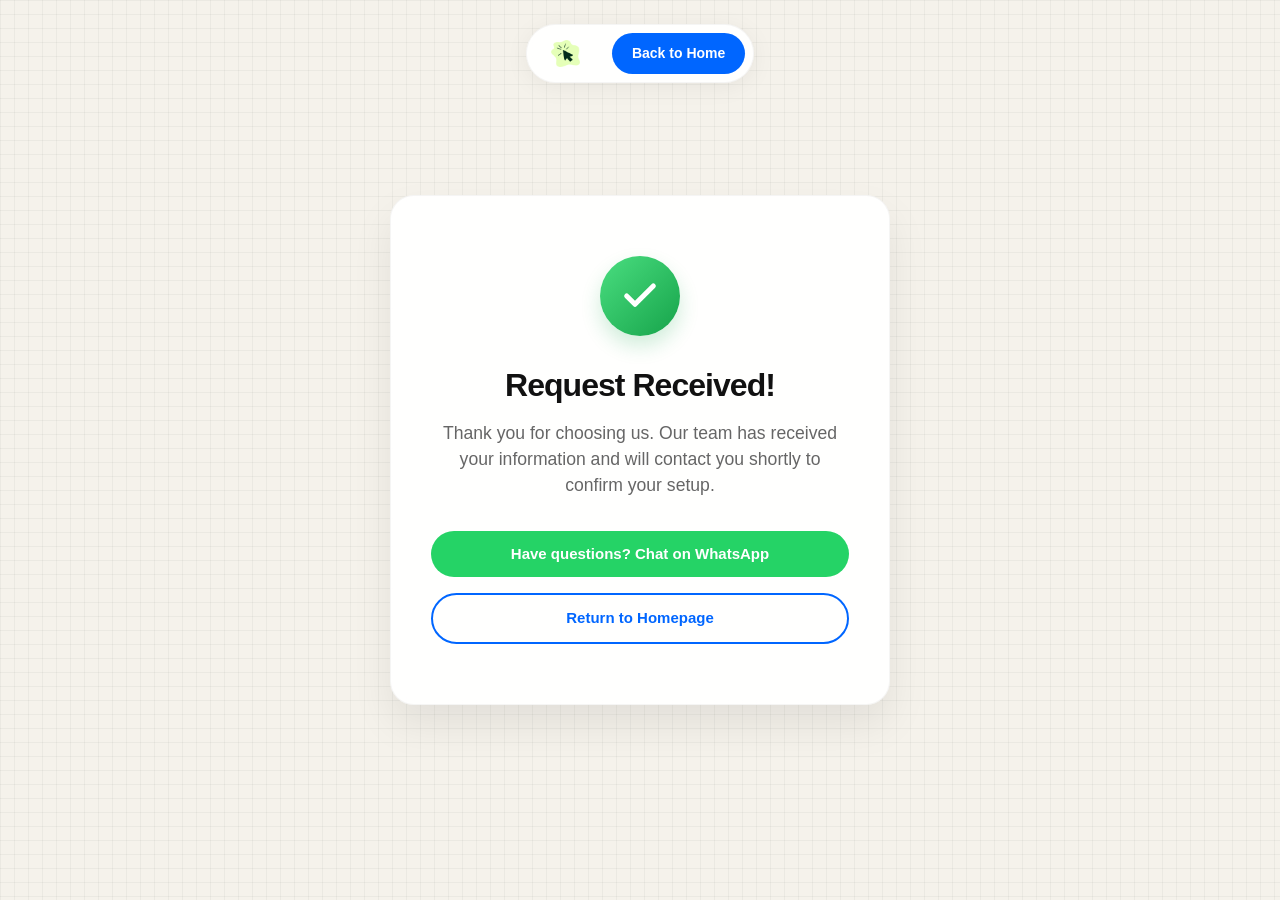
<file: thank-you.html>
<!DOCTYPE html>
<html lang="en">

<head>
    <meta charset="UTF-8">
    <meta name="viewport" content="width=device-width, initial-scale=1.0">
    <title>Thank You - Rank #1 Dental Marketing</title>
    <link rel="stylesheet" href="style.css">
    <style>
        .thank-you-section {
            min-height: 100vh;
            display: flex;
            align-items: center;
            justify-content: center;
            padding: 24px;
        }

        .thank-you-box {
            background: rgba(255, 255, 255, 0.95);
            backdrop-filter: blur(12px);
            -webkit-backdrop-filter: blur(12px);
            padding: 60px 40px;
            border-radius: 24px;
            box-shadow: 0 20px 40px rgba(0, 0, 0, 0.08);
            border: 1px solid rgba(0, 0, 0, 0.04);
            text-align: center;
            max-width: 500px;
            width: 100%;
        }

        .success-icon {
            width: 80px;
            height: 80px;
            background: linear-gradient(135deg, #4ade80, #16a34a);
            border-radius: 50%;
            display: flex;
            align-items: center;
            justify-content: center;
            margin: 0 auto 32px;
            box-shadow: 0 10px 20px rgba(22, 163, 74, 0.2);
            color: white;
        }

        .thank-you-box h1 {
            font-size: 2rem;
            margin-bottom: 16px;
        }

        .thank-you-box p {
            color: var(--text-muted);
            margin-bottom: 32px;
            font-size: 1.1rem;
        }

        .thank-you-actions {
            display: flex;
            flex-direction: column;
            gap: 16px;
        }
    </style>

    <!-- Meta Pixel Code -->
    <script>
    !function(f,b,e,v,n,t,s)
    {if(f.fbq)return;n=f.fbq=function(){n.callMethod?
    n.callMethod.apply(n,arguments):n.queue.push(arguments)};
    if(!f._fbq)f._fbq=n;n.push=n;n.loaded=!0;n.version='2.0';
    n.queue=[];t=b.createElement(e);t.async=!0;
    t.src=v;s=b.getElementsByTagName(e)[0];
    s.parentNode.insertBefore(t,s)}(window, document,'script',
    'https://connect.facebook.net/en_US/fbevents.js');
    fbq('init', '897580556657273');
    fbq('track', 'PageView');
    </script>
    <noscript><img height="1" width="1" style="display:none"
    src="https://www.facebook.com/tr?id=897580556657273&ev=PageView&noscript=1"
    /></noscript>
    <!-- End Meta Pixel Code -->
</head>

<body>
    <nav class="navbar-wrapper">
        <div class="navbar">
            <div class="logo">
                <img src="icon.png" width="168" height="161" alt="Marrakesh Marketing Logo" decoding="async">
            </div>
            <a href="index.html" class="nav-cta">Back to Home</a>
        </div>
    </nav>

    <main class="thank-you-section">
        <div class="thank-you-box">
            <div class="success-icon">
                <svg viewBox="0 0 24 24" width="40" height="40" fill="none" stroke="currentColor" stroke-width="3"
                    stroke-linecap="round" stroke-linejoin="round">
                    <polyline points="20 6 9 17 4 12"></polyline>
                </svg>
            </div>
            <h1>Request Received!</h1>
            <p>Thank you for choosing us. Our team has received your information and will contact you shortly to confirm your setup.</p>
            
            <div class="thank-you-actions">
                <a href="https://wa.me/212753787624" target="_blank" class="btn btn-whatsapp">
                    Have questions? Chat on WhatsApp
                </a>
                <a href="index.html" class="btn btn-outline">
                    Return to Homepage
                </a>
            </div>
        </div>
    </main>

</body>

</html>
</file>
<file: style.css>
:root {
    --bg-color: #f5f2eb;

    --text-main: #111111;
    --text-muted: #666666;
    --primary-blue: #0066ff;
    --primary-hover: #0052cc;
    --whatsapp: #25D366;
    --whatsapp-hover: #128C7E;

    --grad-1: linear-gradient(135deg, #4ade80, #16a34a);
    --grad-2: linear-gradient(135deg, #60a5fa, #2563eb);
    --grad-3: linear-gradient(135deg, #f87171, #dc2626);
}

* {
    margin: 0;
    padding: 0;
    box-sizing: border-box;
}

html {
    scroll-behavior: smooth;
}

body {
    font-family: -apple-system, BlinkMacSystemFont, "Segoe UI", Roboto, Helvetica, Arial, sans-serif;
    color: var(--text-main);
    background-color: var(--bg-color);
    line-height: 1.5;
    -webkit-font-smoothing: antialiased;

    background-image:
        linear-gradient(to right, rgba(0, 0, 0, 0.04) 1px, transparent 1px),
        linear-gradient(to bottom, rgba(0, 0, 0, 0.04) 1px, transparent 1px);
    background-size: 14px 14px, 14px 14px;
}

a {
    text-decoration: none;
    color: inherit;
}

.container {
    max-width: 1040px;
    margin: 0 auto;
    padding: 0 24px;
}

.eyebrow {
    display: inline-flex;
    align-items: center;
    gap: 8px;
    font-size: 0.875rem;
    font-weight: 700;
    letter-spacing: 0.05em;
    color: var(--primary-blue);
    margin-bottom: 1.5rem;
}

.eyebrow.badge-pill {
    background-color: #e0f2fe;

    padding: 6px 16px;
    border-radius: 50px;
    text-transform: uppercase;
}

h1 {
    font-size: clamp(3rem, 6vw, 4.5rem);
    font-weight: 600;
    letter-spacing: -0.03em;
    line-height: 1.1;
    margin-bottom: 1rem;
}

.section-title {
    font-size: clamp(2rem, 4vw, 3rem);
    font-weight: 600;
    letter-spacing: -0.02em;
    line-height: 1.1;
    margin-bottom: 3rem;
}

.section-divider {
    height: 1px;
    width: 100%;
    max-width: 800px;
    margin: 0 auto;
    background: linear-gradient(90deg, transparent, rgba(0, 102, 255, 0.2), transparent);
    position: relative;
}

.section-divider::after {
    content: '';
    position: absolute;
    top: 50%;
    left: 50%;
    transform: translate(-50%, -50%);
    width: 150px;
    height: 4px;
    background: linear-gradient(90deg, transparent, var(--primary-blue), transparent);
    border-radius: 50%;
    filter: blur(4px);
    opacity: 0.7;
}

.btn {
    display: inline-flex;
    align-items: center;
    justify-content: center;
    padding: 12px 24px;
    border-radius: 30px;
    font-weight: 600;
    font-size: 15px;
    transition: all 0.2s ease;
    cursor: pointer;
    border: none;
}

.btn-primary {
    background-color: var(--primary-blue);
    color: white;
}

.btn-primary:hover {
    background-color: var(--primary-hover);
    transform: scale(1.02);
}

.btn-outline {
    background-color: transparent;
    border: 2px solid var(--primary-blue);
    color: var(--primary-blue);
}

.btn-outline:hover {
    background-color: var(--primary-blue);
    color: white;
}

.btn-sm {
    padding: 10px 18px;
    font-size: 14px;
}

.btn-whatsapp {
    background-color: var(--whatsapp);
    color: white;
}

.btn-whatsapp:hover {
    background-color: var(--whatsapp-hover);
    transform: scale(1.02);
}

.navbar-wrapper {
    position: fixed;
    top: 24px;
    left: 0;
    width: 100%;
    display: flex;
    justify-content: center;
    z-index: 1000;
    pointer-events: none;
}

.navbar {
    pointer-events: auto;
    display: flex;
    align-items: center;
    gap: 32px;
    background: rgba(255, 255, 255, 0.95);
    backdrop-filter: blur(12px);
    -webkit-backdrop-filter: blur(12px);
    padding: 8px 8px 8px 24px;
    border-radius: 50px;
    box-shadow: 0 4px 24px rgba(0, 0, 0, 0.06);
    border: 1px solid rgba(0, 0, 0, 0.04);
}

.logo {
    display: flex;
    align-items: center;
}

.logo img {
    height: 28px;
    width: auto;
    object-fit: contain;
}

.nav-links {
    display: flex;
    gap: 24px;
}

.nav-links a {
    color: var(--text-muted);
    font-size: 14px;
    font-weight: 500;
    transition: color 0.2s;
}

.nav-links a:hover {
    color: var(--text-main);
}

.nav-cta {
    background: var(--primary-blue);
    color: white;
    padding: 10px 20px;
    border-radius: 30px;
    font-size: 14px;
    font-weight: 600;
    transition: background 0.2s;
}

.nav-cta:hover {
    background: var(--primary-hover);
}

.custom-lang-select {
    position: relative;
    user-select: none;
}

.lang-trigger {
    display: flex;
    align-items: center;
    gap: 6px;
    padding: 8px 14px;
    background: transparent;
    border: 1px solid rgba(0, 0, 0, 0.1);
    border-radius: 30px;
    cursor: pointer;
    font-size: 13px;
    font-weight: 600;
    color: var(--text-main);
    transition: all 0.2s;
}

.lang-trigger:hover {
    background: rgba(0, 0, 0, 0.02);
    border-color: rgba(0, 0, 0, 0.2);
}

.lang-trigger .arrow {
    transition: transform 0.3s ease;
}

.custom-lang-select.open .lang-trigger {
    border-color: var(--primary-blue);
    box-shadow: 0 0 0 3px rgba(0, 102, 255, 0.1);
}

.custom-lang-select.open .arrow {
    transform: rotate(180deg);
}

.lang-options {
    position: absolute;
    top: calc(100% + 8px);
    right: 0;
    background: #ffffff;
    border: 1px solid #e5e5e5;
    border-radius: 12px;
    box-shadow: 0 10px 25px rgba(0, 0, 0, 0.1);
    min-width: 120px;
    opacity: 0;
    visibility: hidden;
    transform: translateY(-10px);
    transition: all 0.2s cubic-bezier(0.16, 1, 0.3, 1);
    z-index: 100;
    overflow: hidden;
}

.custom-lang-select.open .lang-options {
    opacity: 1;
    visibility: visible;
    transform: translateY(0);
}

.lang-option {
    padding: 12px 16px;
    font-size: 13px;
    font-weight: 500;
    color: var(--text-main);
    cursor: pointer;
    transition: background 0.1s;
    text-align: left;
}

.lang-option:hover {
    background: rgba(0, 102, 255, 0.06);
    color: var(--primary-blue);
}

[dir="rtl"] .lang-options {
    right: auto;
    left: 0;
}

[dir="rtl"] .lang-option {
    text-align: right;
}

.hero {
    padding: 180px 0 100px;
    display: grid;
    grid-template-columns: 1fr 1fr;
    gap: 64px;
    align-items: center;
}

.hero-content {
    margin-top: -80px;

}

.hero-subtitle {
    font-size: 1.125rem;
    color: var(--text-muted);
    max-width: 540px;
    margin-bottom: 2rem;
}

.hero-actions {
    display: flex;
    flex-direction: column;
    align-items: flex-start;
    gap: 16px;
}

.scarcity-badge {
    display: inline-flex;
    align-items: center;
    gap: 4px;
    background-color: #ffffff;
    border: 1px solid #e5e7eb;
    padding: 4px 10px;
    border-radius: 30px;
    font-size: 11px;
    font-weight: 500;
    color: var(--text-muted);
    box-shadow: 0 2px 4px rgba(0, 0, 0, 0.02);
    margin-bottom: 40px;

}

.scarcity-badge svg {
    width: 12px;
    height: 12px;
    stroke: #f59e0b;

}

.scarcity-badge span {
    color: var(--text-muted);
    letter-spacing: 0;
}

.hero-image {
    width: 100%;
    display: flex;
    justify-content: center;
    position: relative;
    z-index: 1;
    transform: scale(1.15);
}

.hero-image::after {
    content: '';
    position: absolute;
    bottom: -15px;
    left: 50%;
    width: 50%;
    height: 15px;
    background: rgba(0, 0, 0, 0.2);
    border-radius: 50%;
    filter: blur(8px);
    transform: translateX(-50%);
    animation: shadowPulse 4s ease-in-out infinite;
    z-index: -1;
}

.hero-image img {
    width: 95%;

    max-width: none;
    height: auto;
    animation: float 4s ease-in-out infinite;
}

.hero-image picture {
    display: flex;
    justify-content: center;
    width: 100%;
}

@keyframes float {
    0% {
        transform: translateY(0px);
    }

    50% {
        transform: translateY(-15px);
    }

    100% {
        transform: translateY(0px);
    }
}

@keyframes shadowPulse {
    0%, 100% {
        transform: translateX(-50%) scale(1);
        opacity: 0.8;
    }
    50% {
        transform: translateX(-50%) scale(0.85);
        opacity: 0.4;
    }
}

.services-section {
    padding: 100px 0;
}

.pricing-table {
    display: flex;
    flex-direction: column;
    border-top: 1px solid rgba(0, 0, 0, 0.06);
}

.pricing-row {
    display: flex;
    align-items: flex-start;
    padding: 32px 0;
    border-bottom: 1px solid rgba(0, 0, 0, 0.06);
    gap: 32px;
}

.pricing-number {
    width: 48px;
    height: 48px;
    display: flex;
    align-items: center;
    justify-content: center;
    color: white;
    font-size: 1.25rem;
    font-weight: 700;
    border-radius: 12px;
    flex-shrink: 0;
    box-shadow: 0 4px 12px rgba(0, 0, 0, 0.1);
}

.pack-1 {
    background: var(--grad-1);
}

.pack-2 {
    background: var(--grad-2);
}

.pack-3 {
    background: var(--grad-3);
}

.pricing-details {
    flex-grow: 1;
}

.pricing-details h3 {
    font-size: 1.5rem;
    font-weight: 700;
    color: var(--text-main);
    margin-bottom: 6px;
    letter-spacing: -0.01em;
}

.best-for {
    font-size: 0.95rem;
    color: var(--text-muted);
    margin-bottom: 16px;
    line-height: 1.5;
    max-width: 500px;
}

.feature-list {
    list-style-type: none;
    color: var(--text-muted);
    font-size: 0.95rem;
}

.feature-list li {
    margin-bottom: 8px;
    display: flex;
    align-items: flex-start;
    gap: 8px;
}

.feature-list li::before {
    content: "•";
    color: var(--primary-blue);
    font-weight: bold;
}

.includes-badge {
    display: inline-flex;
    align-items: center;
    gap: 8px;
    background: linear-gradient(135deg, rgba(0, 102, 255, 0.08), rgba(0, 102, 255, 0.02));
    color: var(--primary-blue);
    padding: 8px 14px;
    border-radius: 8px;
    font-size: 0.85rem;
    font-weight: 600;
    margin-bottom: 16px;
    border: 1px solid rgba(0, 102, 255, 0.15);
    box-shadow: 0 2px 8px rgba(0, 102, 255, 0.05);
}

.includes-badge .check-icon {
    display: flex;
    align-items: center;
    justify-content: center;
    width: 16px;
    height: 16px;
    background: var(--primary-blue);
    color: white;
    border-radius: 50%;
    font-size: 10px;
}

.includes-badge .plus-icon {
    font-weight: bold;
    font-size: 1.1rem;
    margin-left: 2px;
}

.pricing-cost {
    text-align: right;
    min-width: 250px;
    flex-shrink: 0;
    display: flex;
    flex-direction: column;
    align-items: flex-end;
    gap: 12px;
}

.fees-wrapper {
    display: flex;
    gap: 24px;
    align-items: flex-end;
}

.fee-item {
    display: flex;
    flex-direction: column;
    align-items: flex-end;
}

.fee-label {
    font-size: 0.75rem;
    text-transform: uppercase;
    letter-spacing: 0.05em;
    color: var(--text-muted);
    font-weight: 600;
    margin-bottom: 2px;
}

.setup .setup-price {
    font-size: 1.75rem;
    font-weight: 700;
    color: var(--text-main);
    line-height: 1;
    letter-spacing: -0.02em;
}

.pricing-cost .price {
    font-size: 1.75rem;
    font-weight: 700;
    color: var(--primary-blue);
    line-height: 1;
    letter-spacing: -0.02em;
}

.pricing-cost .price span {
    font-size: 1rem;
}

.ad-budget-note {
    font-size: 0.8rem;
    color: var(--text-muted);
    font-style: italic;
    margin-top: 4px;
    margin-bottom: 8px;
    padding-top: 12px;
    border-top: 1px solid rgba(0, 0, 0, 0.05);
    width: 100%;
    text-align: right;
}

.cta-btn {
    width: 100%;
    margin-top: 4px;
}

.booking-section {
    padding: 100px 0;
}

.booking-box {
    max-width: 500px;
    margin: 0 auto;
    text-align: center;
}

.booking-box .eyebrow {
    text-align: center;
}

.booking-box .section-title {
    text-align: center;
    margin-bottom: 40px;
}

.vogel-form {
    display: flex;
    flex-direction: column;
    gap: 16px;
}

.form-row input,
.form-row select {
    width: 100%;
    padding: 16px;
    border-radius: 12px;
    border: 1px solid #e5e5e5;
    background: #ffffff;
    font-family: inherit;
    font-size: 15px;
    color: var(--text-main);
    transition: all 0.2s;
    outline: none;
    box-shadow: 0 1px 2px rgba(0, 0, 0, 0.02);
}

.form-row input::placeholder {
    color: #999;
}

.form-row input:focus,
.form-row select:focus {
    border-color: var(--primary-blue);
    box-shadow: 0 0 0 3px rgba(0, 102, 255, 0.1);
}

.custom-select-container {
    position: relative;
    width: 100%;
}

.custom-select {
    position: relative;
    user-select: none;
}

.select-trigger {
    display: flex;
    justify-content: space-between;
    align-items: center;
    width: 100%;
    padding: 16px;
    border-radius: 12px;
    border: 1px solid #e5e5e5;
    background: #ffffff;
    font-family: inherit;
    font-size: 15px;
    color: #999;
    cursor: pointer;
    transition: all 0.2s;
    box-shadow: 0 1px 2px rgba(0, 0, 0, 0.02);
}

.select-trigger.selected {
    color: var(--text-main);
    font-weight: 500;
}

.select-trigger:hover {
    border-color: #d1d5db;
}

.custom-select.open .select-trigger {
    border-color: var(--primary-blue);
    box-shadow: 0 0 0 3px rgba(0, 102, 255, 0.1);
}

.custom-select.open .arrow {
    transform: rotate(180deg);
}

.arrow {
    transition: transform 0.3s ease;
}

.custom-options {
    position: absolute;
    top: calc(100% + 8px);
    left: 0;
    right: 0;
    background: #ffffff;
    border-radius: 12px;
    border: 1px solid #e5e5e5;
    box-shadow: 0 10px 25px rgba(0, 0, 0, 0.1);
    opacity: 0;
    visibility: hidden;
    transform: translateY(-10px);
    transition: all 0.2s cubic-bezier(0.16, 1, 0.3, 1);
    z-index: 10;
    overflow: hidden;
}

.custom-select.open .custom-options {
    opacity: 1;
    visibility: visible;
    transform: translateY(0);
}

.custom-option {
    padding: 14px 16px;
    font-size: 15px;
    color: var(--text-main);
    cursor: pointer;
    text-align: left;
    transition: background 0.1s;
}

.custom-option:hover {
    background: rgba(0, 102, 255, 0.06);
    color: var(--primary-blue);
}

.custom-option.selected-option {
    background: rgba(0, 102, 255, 0.08);
    color: var(--primary-blue);
    font-weight: 600;
}

.form-actions {
    display: flex;
    flex-direction: column;
    gap: 12px;
    margin-top: 16px;
}

.form-actions .btn {
    width: 100%;
    padding: 16px;
    font-size: 16px;
}


.cta-group {
    display: flex;
    flex-direction: column;
    align-items: stretch;
    width: 100%;
    gap: 8px;
    margin-top: 4px;
}

.details-link {
    font-size: 0.85rem;
    color: var(--text-muted);
    text-align: center;
    font-weight: 500;
    padding: 8px 0;
    text-decoration: none;
    transition: color 0.2s;
}

.details-link:hover {
    color: var(--primary-blue);
}

.details-link span {
    display: inline-block;
    transition: transform 0.2s;
}

.details-link:hover span {
    transform: translateX(4px);
}

.process-section {
    padding: 100px 0;
    text-align: center;
}

.timeline-wrapper {
    max-width: 600px;
    margin: 48px auto;
    background: #ffffff;
    border: 1px solid rgba(0, 0, 0, 0.06);
    border-radius: 24px;
    padding: 40px;
    box-shadow: 0 10px 30px rgba(0, 0, 0, 0.02);
    text-align: left;
}

.timeline-header {
    display: flex;
    align-items: center;
    gap: 16px;
    margin-bottom: 32px;
    padding-bottom: 24px;
    border-bottom: 1px solid rgba(0, 0, 0, 0.06);
}

.timeline-header h3 {
    font-size: 1.5rem;
    font-weight: 700;
    color: var(--text-main);
}

.timeline-header .icon-wrapper {
    width: 48px;
    height: 48px;
    border-radius: 12px;
    display: flex;
    align-items: center;
    justify-content: center;
    color: white;
}

.grad-1 {
    background: var(--grad-1);
}

.grad-2 {
    background: var(--grad-2);
}

.grad-3 {
    background: var(--grad-3);
}

.timeline {
    position: relative;
    padding-left: 32px;
}

.timeline::before {
    content: '';
    position: absolute;
    left: 7px;
    top: 8px;
    bottom: 0;
    width: 2px;
    background: #e5e7eb;
}

.timeline-step {
    position: relative;
    margin-bottom: 32px;
}

.timeline-step:last-child {
    margin-bottom: 0;
}

.timeline-step::before {
    content: '';
    position: absolute;
    left: -32px;
    top: 6px;
    width: 16px;
    height: 16px;
    border-radius: 50%;
    background: var(--primary-blue);
    border: 3px solid white;
    box-shadow: 0 0 0 1px #e5e7eb;
}

.timeline-step.ongoing::before {
    background: var(--whatsapp);
}

.step-day {
    font-size: 0.8rem;
    font-weight: 700;
    text-transform: uppercase;
    color: var(--primary-blue);
    margin-bottom: 6px;
    letter-spacing: 0.05em;
}

.timeline-step.ongoing .step-day {
    color: var(--whatsapp);
}

.step-content h4 {
    font-size: 1.1rem;
    color: var(--text-main);
    margin-bottom: 6px;
    font-weight: 600;
}

.step-content p {
    color: var(--text-muted);
    font-size: 0.95rem;
    line-height: 1.5;
}

.floating-wa {
    position: fixed;
    bottom: 24px;
    right: 24px;
    width: 60px;
    height: 60px;
    background-color: var(--whatsapp);
    border-radius: 50%;
    display: flex;
    align-items: center;
    justify-content: center;
    box-shadow: 0 4px 12px rgba(37, 211, 102, 0.4);
    z-index: 100;
    transition: all 0.3s ease;
}

.floating-wa:hover {
    transform: scale(1.1);
    background-color: var(--whatsapp-hover);
}

.site-footer {
    padding: 40px 0;
    text-align: center;
    color: var(--text-muted);
    font-size: 14px;
}

.expertise-section {
    padding: 80px 0 0 0;
    text-align: center;
    overflow: hidden;
    margin-bottom: 40px;
}

.marquee-wrapper {
    width: 100vw;
    margin-left: calc(-50vw + 50%);
    overflow: hidden;
    position: relative;
    padding: 20px 0;
    margin-top: 40px;
}

.marquee {
    display: flex;
    width: max-content;
    gap: 32px;
    padding: 0;
    cursor: grab;
    will-change: transform;
}

.marquee.dragging {
    cursor: grabbing;
}

.marquee-item {
    font-size: 1.15rem;
    font-weight: 600;
    color: var(--text-main);
    padding: 16px 32px;
    background: #ffffff;
    border-radius: 100px;
    white-space: nowrap;
    border: 1px solid rgba(0, 0, 0, 0.06);
    box-shadow: 0 4px 12px rgba(0, 0, 0, 0.02);
    display: flex;
    align-items: center;
    gap: 12px;
    user-select: none;
}

.marquee-item svg {
    color: var(--primary-blue);
}

@media (max-width: 900px) {
    .hero {
        grid-template-columns: 1fr;
        padding-top: 140px;
        text-align: center;
    }

    .hero-subtitle {
        margin: 0 auto 2rem;
    }

    .hero-actions {
        align-items: center;
    }

    .pricing-table {
        gap: 0;
    }

    .pricing-row {
        flex-direction: column;
        gap: 16px;
        padding: 24px 0;
    }

    .pricing-cost {
        text-align: left;
        margin-left: 80px;
        align-items: flex-start;
        width: calc(100% - 80px);
    }

    .ad-budget-note {
        text-align: left;
    }

    .fee-item {
        align-items: flex-start;
    }
}

@media (max-width: 600px) {
    .navbar {
        gap: 12px;
        padding: 6px 6px 6px 12px;
    }
    .nav-links {
        display: none;
    }
    .nav-cta {
        padding: 8px 16px;
        font-size: 13px;
    }
    .logo img {
        height: 24px;
    }

    h1 {
        font-size: 2.5rem;
    }
    .section-title {
        font-size: 1.75rem;
        margin-bottom: 2rem;
    }

    .hero {
        padding-top: 100px;
        padding-bottom: 60px;
        gap: 40px;
    }
    .hero-content {
        margin-top: 0;
    }
    .hero-subtitle {
        font-size: 1rem;
        margin-bottom: 1.5rem;
    }
    .hero-image {
        transform: scale(1);
    }

    .services-section,
    .booking-section,
    .process-section {
        padding: 60px 0;
    }

    .pricing-row {
        gap: 12px;
    }
    .pricing-number {
        width: 40px;
        height: 40px;
        font-size: 1.1rem;
    }
    .pricing-details h3 {
        font-size: 1.3rem;
    }
    .pricing-cost {
        margin-left: 0;
        margin-right: 0;
        width: 100%;
        align-items: center;
        text-align: center;
    }
    .fees-wrapper {
        gap: 16px;
        flex-wrap: wrap;
        justify-content: center;
        width: 100%;
    }
    .fee-item {
        align-items: center;
    }
    .ad-budget-note {
        text-align: center;
    }
    .setup .setup-price, .pricing-cost .price {
        font-size: 1.5rem;
    }
    .cta-group {
        align-items: center;
    }
    .cta-btn {
        width: 100%;
        max-width: 320px;
    }

    .booking-box {
        padding: 24px 16px;
    }
    .form-row input, .select-trigger {
        padding: 14px;
        font-size: 14px;
    }

    .timeline-wrapper {
        padding: 24px 16px;
        margin: 32px auto;
    }
    .timeline-header {
        flex-direction: column;
        align-items: flex-start;
        gap: 12px;
    }
    .timeline-header h3 {
        font-size: 1.25rem;
    }
    .step-content h4 {
        font-size: 1rem;
    }

    .marquee-item {
        font-size: 1rem;
        padding: 12px 24px;
    }
}

/* RTL Styles for Arabic */
[dir="rtl"] {
    text-align: right;
    font-family: -apple-system, BlinkMacSystemFont, "Segoe UI", Roboto, Helvetica, Arial, sans-serif;
}

[dir="rtl"] .nav-links {
    margin-right: auto;
    margin-left: 0;
}

[dir="rtl"] .hero-subtitle,
[dir="rtl"] .best-for,
[dir="rtl"] .pricing-details h3,
[dir="rtl"] .timeline-wrapper,
[dir="rtl"] .booking-box {
    text-align: right;
}

[dir="rtl"] .booking-box .eyebrow {
    display: flex;
    margin-left: auto;
    margin-right: auto;
    width: max-content;
}

[dir="rtl"] .booking-box .section-title {
    text-align: center;
}

[dir="rtl"] input[type="tel"] {
    text-align: right;
    direction: rtl;
}

[dir="rtl"] .scarcity-badge svg {
    margin-left: 4px;
    margin-right: 0;
}

[dir="rtl"] .feature-list li {
    align-items: flex-start;
}

[dir="rtl"] .includes-badge .plus-icon {
    margin-right: 2px;
    margin-left: 0;
}

[dir="rtl"] .pricing-cost {
    text-align: left;
}

[dir="rtl"] .ad-budget-note {
    text-align: left;
}

[dir="rtl"] .timeline {
    padding-left: 0;
    padding-right: 32px;
}

[dir="rtl"] .timeline::before {
    left: auto;
    right: 7px;
}

[dir="rtl"] .timeline-step::before {
    left: auto;
    right: -32px;
}

[dir="rtl"] .timeline-header {
    text-align: right;
}

[dir="rtl"] .custom-option {
    text-align: right;
}

.arrow-icon::after {
    content: '→';
}

[dir="rtl"] .arrow-icon::after {
    content: '←';
}

@media (max-width: 900px) {
    [dir="rtl"] .hero-actions {
        align-items: center;
    }
    [dir="rtl"] .pricing-cost {
        margin-left: 0;
        margin-right: 80px;
        text-align: right;
        align-items: flex-start;
    }
    [dir="rtl"] .hero {
        text-align: center;
    }
    [dir="rtl"] .hero-subtitle {
        text-align: center;
    }
}

@media (max-width: 600px) {
    [dir="rtl"] .timeline-header {
        align-items: flex-start;
    }
}
</file>
